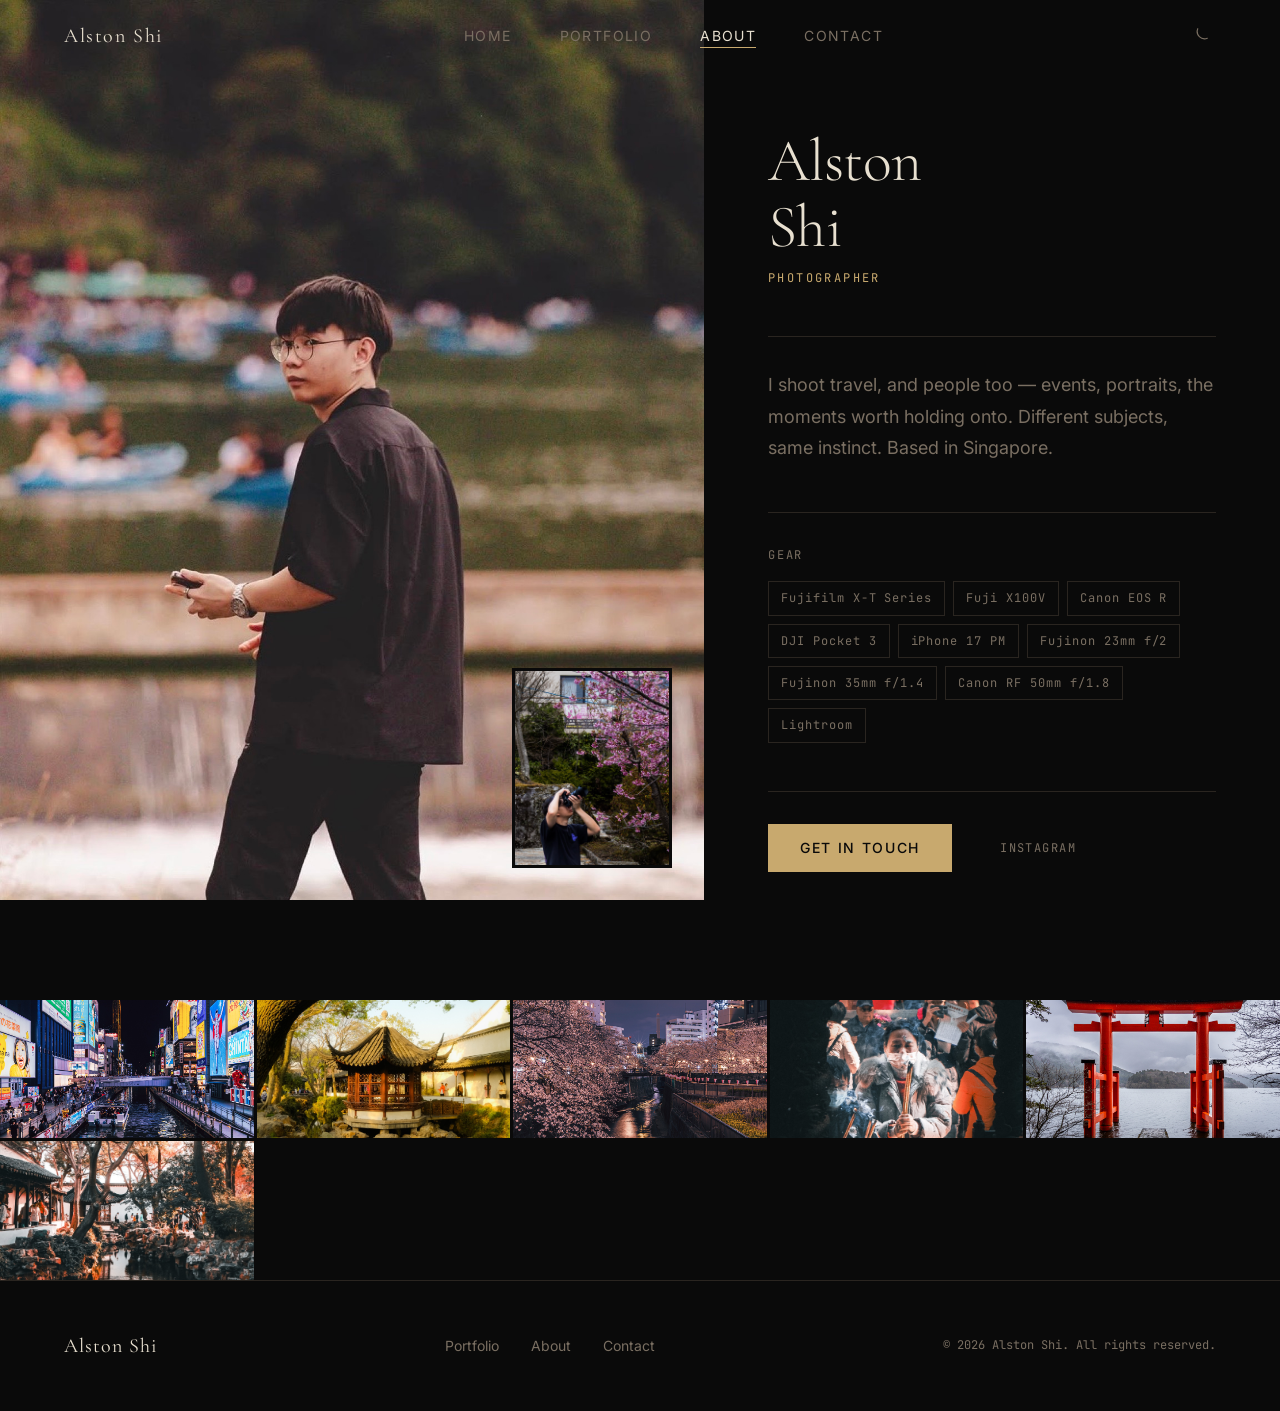
<file: about.html>
<!DOCTYPE html>
<html lang="en">
<head>
  <meta charset="UTF-8">
  <meta name="viewport" content="width=device-width, initial-scale=1.0">
  <meta name="description" content="About Alston Shi — travel photographer documenting everyday life and quiet moments across Asia.">
  <title>About — Alston Shi Photography</title>

  <link rel="preconnect" href="https://fonts.googleapis.com">
  <link rel="preconnect" href="https://fonts.gstatic.com" crossorigin>
  <link href="https://fonts.googleapis.com/css2?family=Cormorant+Garamond:ital,wght@0,300;0,400;0,600;1,300;1,400&family=Inter:wght@300;400;500&family=JetBrains+Mono:wght@400&display=swap" rel="stylesheet">

  <link rel="stylesheet" href="css/reset.css">
  <link rel="stylesheet" href="css/variables.css">
  <link rel="stylesheet" href="css/main.css">
  <link rel="stylesheet" href="css/nav.css">
  <link rel="stylesheet" href="css/animations.css">

  <style>
    /* ---- Full-screen split ---- */
    .about-split {
      display: grid;
      grid-template-columns: 1fr;
      min-height: 100svh;
      padding-top: var(--nav-height);
    }

    @media (min-width: 900px) {
      .about-split {
        grid-template-columns: 55% 45%;
        min-height: 100svh;
        padding-top: 0;
      }
    }

    /* ---- Photo side ---- */
    .about-photo {
      position: relative;
      height: 70svh;
      overflow: hidden;
    }

    @media (min-width: 900px) {
      .about-photo {
        height: 100svh;
        position: sticky;
        top: 0;
      }
    }

    .about-photo img {
      width: 100%;
      height: 100%;
      object-fit: cover;
      object-position: center top;
    }

    .about-photo-secondary {
      display: none;
    }

    @media (min-width: 900px) {
      .about-photo-secondary {
        display: block;
        position: absolute;
        bottom: var(--space-4);
        right: var(--space-4);
        width: 160px;
        height: 200px;
        overflow: hidden;
        border: 3px solid var(--color-bg);
      }

      .about-photo-secondary img {
        width: 100%;
        height: 100%;
        object-fit: cover;
      }
    }

    /* ---- Text side ---- */
    .about-text {
      display: flex;
      flex-direction: column;
      justify-content: center;
      padding: var(--space-6) var(--space-4);
      background: var(--color-bg);
    }

    @media (min-width: 768px) {
      .about-text {
        padding: var(--space-8) var(--space-6);
      }
    }

    .about-text-inner {
      max-width: 480px;
    }

    .about-name {
      font-family: var(--font-heading);
      font-size: clamp(var(--text-4xl), 6vw, var(--text-5xl));
      font-weight: 300;
      color: var(--color-text);
      line-height: 1.1;
      margin-bottom: var(--space-1);
    }

    .about-role {
      font-family: var(--font-mono);
      font-size: var(--text-xs);
      letter-spacing: 0.2em;
      text-transform: uppercase;
      color: var(--color-accent);
      margin-bottom: var(--space-5);
    }

    .about-bio {
      border-top: 1px solid var(--color-border);
      padding-top: var(--space-4);
      margin-bottom: var(--space-5);
    }

    .about-bio p {
      font-size: var(--text-lg);
      line-height: 1.75;
      color: var(--color-text-muted);
      max-width: none;
    }

    .about-bio p + p {
      margin-top: var(--space-3);
    }

    /* ---- Gear ---- */
    .about-gear {
      border-top: 1px solid var(--color-border);
      padding-top: var(--space-4);
      margin-bottom: var(--space-5);
    }

    .about-gear-label {
      font-family: var(--font-mono);
      font-size: var(--text-xs);
      letter-spacing: 0.15em;
      text-transform: uppercase;
      color: var(--color-text-muted);
      margin-bottom: var(--space-2);
    }

    .gear-tags {
      display: flex;
      flex-wrap: wrap;
      gap: 8px;
    }

    .gear-tag {
      font-family: var(--font-mono);
      font-size: var(--text-xs);
      letter-spacing: 0.08em;
      padding: 6px 12px;
      border: 1px solid var(--color-border);
      color: var(--color-text-muted);
    }

    /* ---- Social row ---- */
    .about-socials {
      display: flex;
      gap: var(--space-3);
      align-items: center;
      border-top: 1px solid var(--color-border);
      padding-top: var(--space-4);
    }

    .about-social-link {
      font-family: var(--font-mono);
      font-size: var(--text-xs);
      letter-spacing: 0.12em;
      text-transform: uppercase;
      color: var(--color-text-muted);
      transition: color var(--duration-fast);
    }

    .about-social-link:hover {
      color: var(--color-accent);
    }

    /* ---- Strip of photos below ---- */
    .about-strip {
      display: grid;
      grid-template-columns: repeat(3, 1fr);
      gap: 3px;
      height: 340px;
    }

    @media (min-width: 768px) {
      .about-strip {
        grid-template-columns: repeat(5, 1fr);
        height: 280px;
      }
    }

    .about-strip-item {
      overflow: hidden;
    }

    .about-strip-item img {
      width: 100%;
      height: 100%;
      object-fit: cover;
      transition: transform 0.7s var(--ease-out);
    }

    .about-strip-item:hover img {
      transform: scale(1.05);
    }
  </style>
</head>

<body>

  <!-- ============ NAVIGATION ============ -->
  <nav class="nav scrolled" role="navigation" aria-label="Main navigation">
    <div class="nav-inner">
      <a href="index.html" class="nav-brand">Alston Shi</a>
      <ul class="nav-links" role="list">
        <li><a href="index.html">Home</a></li>
        <li><a href="portfolio.html">Portfolio</a></li>
        <li><a href="about.html">About</a></li>
        <li><a href="contact.html">Contact</a></li>
      </ul>
      <button class="theme-toggle" aria-label="Toggle theme">
        <svg class="icon-moon" viewBox="0 0 24 24" fill="none" stroke="currentColor" stroke-width="1.5">
          <path stroke-linecap="round" stroke-linejoin="round" d="M21.752 15.002A9.718 9.718 0 0118 15.75 9.75 9.75 0 018.25 6a9.718 9.718 0 01.75-3.752A9.75 9.75 0 0021.752 15.002z"/>
        </svg>
        <svg class="icon-sun" viewBox="0 0 24 24" fill="none" stroke="currentColor" stroke-width="1.5">
          <path stroke-linecap="round" stroke-linejoin="round" d="M12 3v2.25m6.364.386l-1.591 1.591M21 12h-2.25m-.386 6.364l-1.591-1.591M12 18.75V21m-4.773-4.227l-1.591 1.591M5.25 12H3m4.227-4.773L5.636 5.636M15.75 12a3.75 3.75 0 11-7.5 0 3.75 3.75 0 017.5 0z"/>
        </svg>
      </button>
      <button class="nav-toggle" aria-label="Toggle menu" aria-expanded="false">
        <span></span><span></span><span></span>
      </button>
    </div>
  </nav>

  <div class="nav-mobile" role="dialog" aria-label="Mobile menu">
    <a href="index.html">Home</a>
    <a href="portfolio.html">Portfolio</a>
    <a href="about.html">About</a>
    <a href="contact.html">Contact</a>
  </div>

  <!-- ============ SPLIT LAYOUT ============ -->
  <main>
    <div class="about-split">

      <!-- Photo side -->
      <div class="about-photo">
        <img src="images/alston shi/IMG_7403.jpg"
             alt="Alston Shi"
             fetchpriority="high">
        <div class="about-photo-secondary">
          <img src="images/alston shi/IMG_1014.jpg" alt="Alston Shi shooting in Japan" loading="lazy">
        </div>
      </div>

      <!-- Text side -->
      <div class="about-text">
        <div class="about-text-inner" data-animate="fade-up">

          <h1 class="about-name">Alston<br>Shi</h1>
          <p class="about-role">Photographer</p>

          <div class="about-bio">
            <p>
              I shoot travel, and people too — events, portraits, the moments worth holding onto. Different subjects, same instinct. Based in Singapore.
            </p>
          </div>

          <div class="about-gear">
            <p class="about-gear-label">Gear</p>
            <div class="gear-tags">
              <span class="gear-tag">Fujifilm X-T Series</span>
              <span class="gear-tag">Fuji X100V</span>
              <span class="gear-tag">Canon EOS R</span>
              <span class="gear-tag">DJI Pocket 3</span>
              <span class="gear-tag">iPhone 17 PM</span>
              <span class="gear-tag">Fujinon 23mm f/2</span>
              <span class="gear-tag">Fujinon 35mm f/1.4</span>
              <span class="gear-tag">Canon RF 50mm f/1.8</span>
              <span class="gear-tag">Lightroom</span>
            </div>
          </div>

          <div class="about-socials">
            <a href="contact.html" class="btn btn-primary" style="margin-right: var(--space-3)">Get in Touch</a>
            <a href="https://instagram.com/alstonsjpeg" target="_blank" rel="noopener" class="about-social-link">Instagram</a>
          </div>

        </div>
      </div>

    </div>

    <!-- Photo strip -->
    <div class="about-strip">
      <div class="about-strip-item">
        <img src="images/Japan/IMG_5583.JPG" alt="Dotonbori, Osaka" loading="lazy">
      </div>
      <div class="about-strip-item">
        <img src="images/China/DSCF8511.JPG" alt="Garden Pavilion, China" loading="lazy">
      </div>
      <div class="about-strip-item">
        <img src="images/Japan/IMG_6090.JPG" alt="Sakura at night, Tokyo" loading="lazy">
      </div>
      <div class="about-strip-item">
        <img src="images/China/IMG_9089.JPG" alt="Temple incense, China" loading="lazy">
      </div>
      <div class="about-strip-item">
        <img src="images/Japan/IMG_0393.JPG" alt="Torii Gate, Hakone" loading="lazy">
      </div>
      <div class="about-strip-item">
        <img src="images/China/DSCF8518.JPG" alt="China" loading="lazy">
      </div>
    </div>

  </main>

  <!-- ============ FOOTER ============ -->
  <footer>
    <div class="container">
      <div class="footer-inner">
        <div class="footer-brand">Alston Shi</div>
        <nav class="footer-links" aria-label="Footer navigation">
          <a href="portfolio.html">Portfolio</a>
          <a href="about.html">About</a>
          <a href="contact.html">Contact</a>
        </nav>
        <p class="footer-copy">© 2026 Alston Shi. All rights reserved.</p>
      </div>
    </div>
  </footer>

  <script src="js/theme.js"></script>
  <script src="js/nav.js"></script>
  <script src="js/scroll-animations.js"></script>
</body>
</html>
</file>
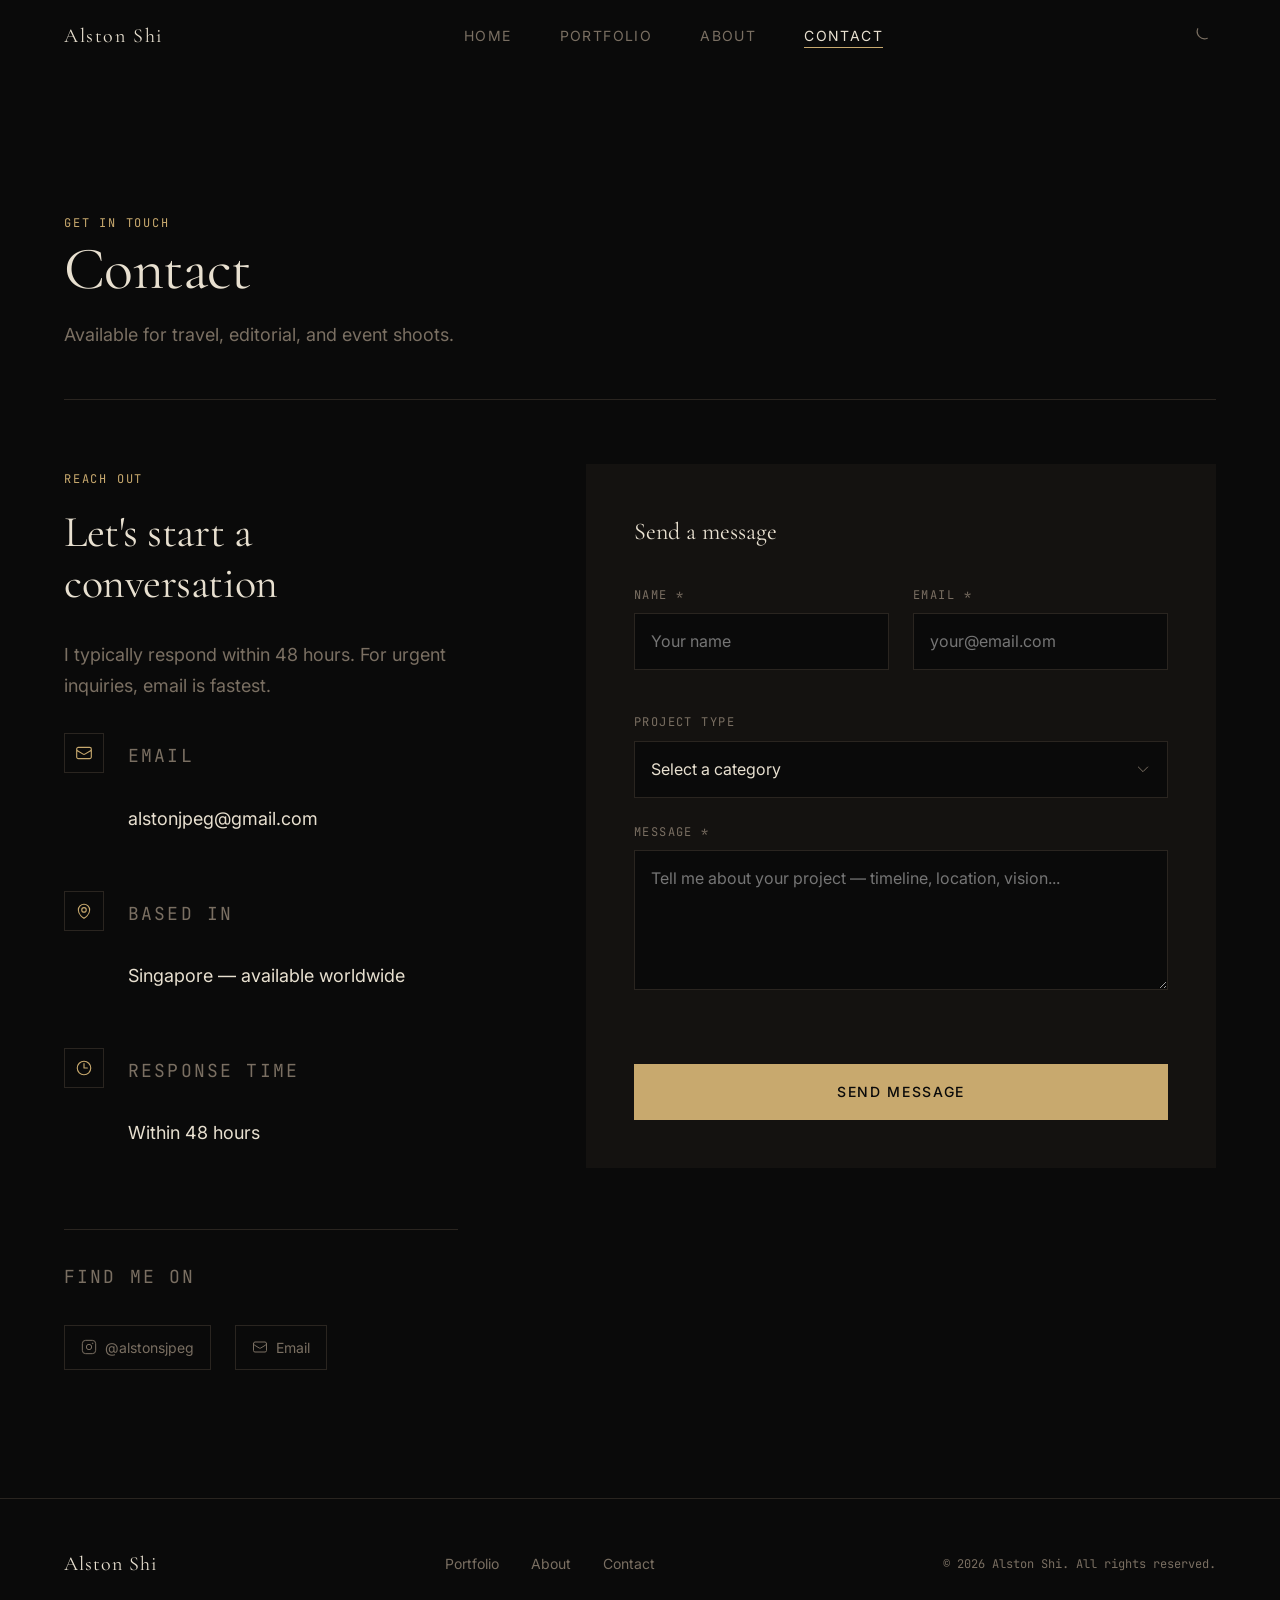
<file: contact.html>
<!DOCTYPE html>
<html lang="en">
<head>
  <meta charset="UTF-8">
  <meta name="viewport" content="width=device-width, initial-scale=1.0">
  <meta name="description" content="Contact Alston Shi — inquiries for travel, documentary, and editorial photography.">
  <title>Contact — Alston Shi Photography</title>

  <!-- Fonts -->
  <link rel="preconnect" href="https://fonts.googleapis.com">
  <link rel="preconnect" href="https://fonts.gstatic.com" crossorigin>
  <link href="https://fonts.googleapis.com/css2?family=Cormorant+Garamond:ital,wght@0,300;0,400;0,600;1,300;1,400&family=Inter:wght@300;400;500&family=JetBrains+Mono:wght@400&display=swap" rel="stylesheet">

  <!-- Styles -->
  <link rel="stylesheet" href="css/reset.css">
  <link rel="stylesheet" href="css/variables.css">
  <link rel="stylesheet" href="css/main.css">
  <link rel="stylesheet" href="css/nav.css">
  <link rel="stylesheet" href="css/animations.css">

  <style>
    .contact-page {
      padding-top: var(--nav-height);
      min-height: 100svh;
    }

    /* ---- Contact layout ---- */
    .contact-section {
      background: var(--color-bg);
    }

    .contact-inner {
      display: grid;
      gap: var(--space-6);
      grid-template-columns: 1fr;
    }

    @media (min-width: 1024px) {
      .contact-inner {
        grid-template-columns: 1fr 1.6fr;
        gap: var(--space-8);
        align-items: start;
      }
    }

    /* ---- Contact info (left) ---- */
    .contact-info h2 {
      margin-block: var(--space-2) var(--space-4);
    }

    .contact-info p {
      margin-bottom: var(--space-4);
      font-size: var(--text-lg);
    }

    .contact-detail {
      display: flex;
      flex-direction: column;
      gap: var(--space-3);
      margin-bottom: var(--space-5);
    }

    .contact-item {
      display: flex;
      gap: var(--space-3);
      align-items: flex-start;
    }

    .contact-item-icon {
      width: 40px;
      height: 40px;
      display: flex;
      align-items: center;
      justify-content: center;
      border: 1px solid var(--color-border);
      color: var(--color-accent);
      flex-shrink: 0;
    }

    .contact-item-icon svg {
      width: 18px;
      height: 18px;
    }

    .contact-item-content {
      padding-top: 8px;
    }

    .contact-item-label {
      font-family: var(--font-mono);
      font-size: var(--text-xs);
      letter-spacing: 0.12em;
      text-transform: uppercase;
      color: var(--color-text-muted);
      margin-bottom: 4px;
    }

    .contact-item-value {
      color: var(--color-text);
      font-size: var(--text-base);
    }

    /* ---- Social links ---- */
    .social-links {
      border-top: 1px solid var(--color-border);
      padding-top: var(--space-4);
    }

    .social-links-label {
      font-family: var(--font-mono);
      font-size: var(--text-xs);
      letter-spacing: 0.12em;
      text-transform: uppercase;
      color: var(--color-text-muted);
      margin-bottom: var(--space-3);
    }

    .social-list {
      display: flex;
      gap: var(--space-3);
      flex-wrap: wrap;
    }

    .social-link {
      display: flex;
      align-items: center;
      gap: 8px;
      padding: 10px 16px;
      border: 1px solid var(--color-border);
      font-size: var(--text-sm);
      color: var(--color-text-muted);
      transition: border-color var(--duration-fast), color var(--duration-fast);
    }

    .social-link:hover {
      border-color: var(--color-accent);
      color: var(--color-accent);
    }

    .social-link svg {
      width: 16px;
      height: 16px;
    }

    /* ---- Contact form (right) ---- */
    .contact-form-wrap {
      background: var(--color-surface);
      padding: var(--space-5);
    }

    .form-title {
      font-family: var(--font-heading);
      font-size: var(--text-2xl);
      color: var(--color-text);
      margin-bottom: var(--space-4);
    }

    .form-group {
      margin-bottom: var(--space-3);
    }

    .form-group label {
      display: block;
      font-family: var(--font-mono);
      font-size: var(--text-xs);
      letter-spacing: 0.12em;
      text-transform: uppercase;
      color: var(--color-text-muted);
      margin-bottom: 8px;
    }

    .form-group input,
    .form-group select,
    .form-group textarea {
      width: 100%;
      background: var(--color-bg);
      border: 1px solid var(--color-border);
      color: var(--color-text);
      padding: 14px 16px;
      font-size: var(--text-base);
      transition: border-color var(--duration-fast);
      outline: none;
      appearance: none;
      -webkit-appearance: none;
    }

    .form-group select {
      background-image: url("data:image/svg+xml,%3Csvg xmlns='http://www.w3.org/2000/svg' viewBox='0 0 24 24' fill='none' stroke='%237a6f62' stroke-width='1.5'%3E%3Cpath stroke-linecap='round' stroke-linejoin='round' d='M19 9l-7 7-7-7'/%3E%3C/svg%3E");
      background-repeat: no-repeat;
      background-position: right 16px center;
      background-size: 16px;
      padding-right: 44px;
      cursor: pointer;
    }

    .form-group select option {
      background: var(--color-surface);
    }

    .form-group input:focus,
    .form-group select:focus,
    .form-group textarea:focus {
      border-color: var(--color-accent);
    }

    .form-group input.invalid,
    .form-group textarea.invalid {
      border-color: #c0392b;
    }

    .form-group textarea {
      resize: vertical;
      min-height: 140px;
    }

    .form-error {
      display: block;
      font-size: var(--text-xs);
      color: #e74c3c;
      margin-top: 6px;
      font-family: var(--font-mono);
      min-height: 1em;
    }

    .form-row {
      display: grid;
      gap: var(--space-3);
      grid-template-columns: 1fr;
    }

    @media (min-width: 640px) {
      .form-row {
        grid-template-columns: 1fr 1fr;
      }
    }

    .form-submit {
      width: 100%;
      padding: 16px;
      background: var(--color-accent);
      color: var(--color-bg);
      font-family: var(--font-body);
      font-size: var(--text-sm);
      font-weight: 500;
      letter-spacing: 0.12em;
      text-transform: uppercase;
      border: none;
      cursor: pointer;
      transition: background-color var(--duration-fast), opacity var(--duration-fast);
      margin-top: var(--space-3);
    }

    .form-submit:hover {
      background: var(--color-text);
    }

    .form-submit:disabled {
      opacity: 0.5;
      cursor: not-allowed;
    }

    /* ---- Newsletter ---- */
    .newsletter-section {
      background: var(--color-surface);
      text-align: center;
    }

    .newsletter-inner {
      max-width: 560px;
      margin-inline: auto;
    }

    .newsletter-inner h2 {
      margin-block: var(--space-2) var(--space-2);
    }

    .newsletter-inner p {
      margin-bottom: var(--space-4);
      margin-inline: auto;
    }

    .newsletter-form {
      display: flex;
      gap: 0;
      flex-direction: column;
    }

    @media (min-width: 640px) {
      .newsletter-form {
        flex-direction: row;
      }
    }

    .newsletter-input {
      flex: 1;
      background: var(--color-bg);
      border: 1px solid var(--color-border);
      border-right: none;
      color: var(--color-text);
      padding: 14px 16px;
      font-size: var(--text-base);
      outline: none;
      transition: border-color var(--duration-fast);
    }

    @media (max-width: 639px) {
      .newsletter-input {
        border-right: 1px solid var(--color-border);
        border-bottom: none;
      }
    }

    .newsletter-input:focus {
      border-color: var(--color-accent);
    }

    .newsletter-input::placeholder {
      color: var(--color-text-muted);
    }

    .newsletter-btn {
      padding: 14px 28px;
      background: var(--color-accent);
      color: var(--color-bg);
      font-family: var(--font-body);
      font-size: var(--text-sm);
      font-weight: 500;
      letter-spacing: 0.1em;
      text-transform: uppercase;
      border: none;
      cursor: pointer;
      white-space: nowrap;
      transition: background-color var(--duration-fast);
    }

    .newsletter-btn:hover {
      background: var(--color-text);
    }

    /* ---- Success message ---- */
    .form-success {
      text-align: center;
      padding: var(--space-6) var(--space-4);
    }

    .form-success-icon {
      width: 56px;
      height: 56px;
      margin-inline: auto;
      margin-bottom: var(--space-3);
      color: var(--color-accent);
    }

    .form-success h3 {
      font-size: var(--text-2xl);
      color: var(--color-text);
      margin-bottom: var(--space-2);
    }
  </style>
</head>

<body>

  <!-- ============ NAVIGATION ============ -->
  <nav class="nav scrolled" role="navigation" aria-label="Main navigation">
    <div class="nav-inner">
      <a href="index.html" class="nav-brand">Alston Shi</a>

      <ul class="nav-links" role="list">
        <li><a href="index.html">Home</a></li>
        <li><a href="portfolio.html">Portfolio</a></li>
        <li><a href="about.html">About</a></li>
        <li><a href="contact.html">Contact</a></li>
      </ul>

      <button class="theme-toggle" aria-label="Toggle theme">
        <svg class="icon-moon" viewBox="0 0 24 24" fill="none" stroke="currentColor" stroke-width="1.5">
          <path stroke-linecap="round" stroke-linejoin="round" d="M21.752 15.002A9.718 9.718 0 0118 15.75 9.75 9.75 0 018.25 6a9.718 9.718 0 01.75-3.752A9.75 9.75 0 0021.752 15.002z"/>
        </svg>
        <svg class="icon-sun" viewBox="0 0 24 24" fill="none" stroke="currentColor" stroke-width="1.5">
          <path stroke-linecap="round" stroke-linejoin="round" d="M12 3v2.25m6.364.386l-1.591 1.591M21 12h-2.25m-.386 6.364l-1.591-1.591M12 18.75V21m-4.773-4.227l-1.591 1.591M5.25 12H3m4.227-4.773L5.636 5.636M15.75 12a3.75 3.75 0 11-7.5 0 3.75 3.75 0 017.5 0z"/>
        </svg>
      </button>
      <button class="nav-toggle" aria-label="Toggle menu" aria-expanded="false">
        <span></span>
        <span></span>
        <span></span>
      </button>
    </div>
  </nav>

  <!-- Mobile menu -->
  <div class="nav-mobile" role="dialog" aria-label="Mobile menu">
    <a href="index.html">Home</a>
    <a href="portfolio.html">Portfolio</a>
    <a href="about.html">About</a>
    <a href="contact.html">Contact</a>
  </div>

  <!-- ============ CONTACT PAGE ============ -->
  <main class="contact-page">

    <!-- Page header -->
    <div class="container">
      <header class="page-header">
        <span class="label">Get in touch</span>
        <h1>Contact</h1>
        <p>Available for travel, editorial, and event shoots.</p>
      </header>
    </div>

    <!-- Contact section -->
    <section class="contact-section" style="padding-top: 0">
      <div class="container">
        <div class="contact-inner">

          <!-- Left: Info -->
          <div class="contact-info" data-animate="fade-right">
            <span class="label">Reach out</span>
            <h2>Let's start a conversation</h2>
            <p>I typically respond within 48 hours. For urgent inquiries, email is fastest.</p>

            <div class="contact-detail">

              <div class="contact-item">
                <div class="contact-item-icon" aria-hidden="true">
                  <svg viewBox="0 0 24 24" fill="none" stroke="currentColor" stroke-width="1.5">
                    <path stroke-linecap="round" stroke-linejoin="round" d="M21.75 6.75v10.5a2.25 2.25 0 01-2.25 2.25h-15a2.25 2.25 0 01-2.25-2.25V6.75m19.5 0A2.25 2.25 0 0019.5 4.5h-15a2.25 2.25 0 00-2.25 2.25m19.5 0v.243a2.25 2.25 0 01-1.07 1.916l-7.5 4.615a2.25 2.25 0 01-2.36 0L3.32 8.91a2.25 2.25 0 01-1.07-1.916V6.75"/>
                  </svg>
                </div>
                <div class="contact-item-content">
                  <p class="contact-item-label">Email</p>
                  <p class="contact-item-value">alstonjpeg@gmail.com</p>
                </div>
              </div>

              <div class="contact-item">
                <div class="contact-item-icon" aria-hidden="true">
                  <svg viewBox="0 0 24 24" fill="none" stroke="currentColor" stroke-width="1.5">
                    <path stroke-linecap="round" stroke-linejoin="round" d="M15 10.5a3 3 0 11-6 0 3 3 0 016 0z"/>
                    <path stroke-linecap="round" stroke-linejoin="round" d="M19.5 10.5c0 7.142-7.5 11.25-7.5 11.25S4.5 17.642 4.5 10.5a7.5 7.5 0 1115 0z"/>
                  </svg>
                </div>
                <div class="contact-item-content">
                  <p class="contact-item-label">Based in</p>
                  <p class="contact-item-value">Singapore — available worldwide</p>
                </div>
              </div>

              <div class="contact-item">
                <div class="contact-item-icon" aria-hidden="true">
                  <svg viewBox="0 0 24 24" fill="none" stroke="currentColor" stroke-width="1.5">
                    <path stroke-linecap="round" stroke-linejoin="round" d="M12 6v6h4.5m4.5 0a9 9 0 11-18 0 9 9 0 0118 0z"/>
                  </svg>
                </div>
                <div class="contact-item-content">
                  <p class="contact-item-label">Response time</p>
                  <p class="contact-item-value">Within 48 hours</p>
                </div>
              </div>

            </div>

            <!-- Socials -->
            <div class="social-links">
              <p class="social-links-label">Find me on</p>
              <div class="social-list">

                <a href="https://instagram.com/alstonsjpeg" target="_blank" rel="noopener" class="social-link" aria-label="Instagram">
                  <svg viewBox="0 0 24 24" fill="none" stroke="currentColor" stroke-width="1.5">
                    <rect x="2" y="2" width="20" height="20" rx="5" ry="5"/>
                    <circle cx="12" cy="12" r="4"/>
                    <circle cx="17.5" cy="6.5" r="0.5" fill="currentColor"/>
                  </svg>
                  @alstonsjpeg
                </a>

                <a href="mailto:alstonjpeg@gmail.com" class="social-link" aria-label="Email">
                  <svg viewBox="0 0 24 24" fill="none" stroke="currentColor" stroke-width="1.5">
                    <path stroke-linecap="round" stroke-linejoin="round" d="M21.75 6.75v10.5a2.25 2.25 0 01-2.25 2.25h-15a2.25 2.25 0 01-2.25-2.25V6.75m19.5 0A2.25 2.25 0 0019.5 4.5h-15a2.25 2.25 0 00-2.25 2.25m19.5 0v.243a2.25 2.25 0 01-1.07 1.916l-7.5 4.615a2.25 2.25 0 01-2.36 0L3.32 8.91a2.25 2.25 0 01-1.07-1.916V6.75"/>
                  </svg>
                  Email
                </a>

              </div>
            </div>
          </div>

          <!-- Right: Form -->
          <div data-animate="fade-left">
            <div class="contact-form-wrap">
              <p class="form-title">Send a message</p>

              <!-- Success message (hidden by default) -->
              <div class="form-success" hidden>
                <svg class="form-success-icon" viewBox="0 0 24 24" fill="none" stroke="currentColor" stroke-width="1.5">
                  <path stroke-linecap="round" stroke-linejoin="round" d="M9 12.75L11.25 15 15 9.75M21 12a9 9 0 11-18 0 9 9 0 0118 0z"/>
                </svg>
                <h3>Message sent</h3>
                <p>Thanks for reaching out! I'll be in touch within 48 hours.</p>
              </div>

              <!-- Form -->
              <form class="contact-form" novalidate>

                <div class="form-row">
                  <div class="form-group">
                    <label for="name">Name <span aria-hidden="true">*</span></label>
                    <input type="text" id="name" name="name"
                           placeholder="Your name"
                           autocomplete="name"
                           required
                           aria-required="true"
                           aria-describedby="name-error">
                    <span class="form-error" id="name-error" data-error="name" aria-live="polite"></span>
                  </div>

                  <div class="form-group">
                    <label for="email">Email <span aria-hidden="true">*</span></label>
                    <input type="email" id="email" name="email"
                           placeholder="your@email.com"
                           autocomplete="email"
                           required
                           aria-required="true"
                           aria-describedby="email-error">
                    <span class="form-error" id="email-error" data-error="email" aria-live="polite"></span>
                  </div>
                </div>

                <div class="form-group">
                  <label for="subject">Project type</label>
                  <select id="subject" name="subject">
                    <option value="" disabled selected>Select a category</option>
                    <option value="editorial">Editorial / Documentary</option>
                    <option value="travel">Travel Collaboration</option>
                    <option value="personal">Personal Project</option>
                    <option value="print">Print Enquiry</option>
                    <option value="other">Other</option>
                  </select>
                </div>

                <div class="form-group">
                  <label for="message">Message <span aria-hidden="true">*</span></label>
                  <textarea id="message" name="message"
                            placeholder="Tell me about your project — timeline, location, vision..."
                            required
                            aria-required="true"
                            aria-describedby="message-error"></textarea>
                  <span class="form-error" id="message-error" data-error="message" aria-live="polite"></span>
                </div>

                <button type="submit" class="form-submit">Send Message</button>

              </form>
            </div>
          </div>

        </div>
      </div>
    </section>


  </main>

  <!-- ============ FOOTER ============ -->
  <footer>
    <div class="container">
      <div class="footer-inner">
        <div class="footer-brand">Alston Shi</div>
        <nav class="footer-links" aria-label="Footer navigation">
          <a href="portfolio.html">Portfolio</a>
          <a href="about.html">About</a>
          <a href="contact.html">Contact</a>
        </nav>
        <p class="footer-copy">© 2026 Alston Shi. All rights reserved.</p>
      </div>
    </div>
  </footer>

  <!-- Scripts -->
  <script src="js/theme.js"></script>
  <script src="js/nav.js"></script>
  <script src="js/scroll-animations.js"></script>
  <script src="js/contact.js"></script>
</body>
</html>
</file>
<file: css/variables.css>
/* ============================================
   DESIGN TOKENS
   ============================================ */

:root {
  /* Colors */
  --color-bg:          #0a0a0a;
  --color-surface:     #141210;
  --color-surface-2:   #1e1b17;
  --color-border:      #2a2520;
  --color-text:        #e8e0d0;
  --color-text-muted:  #7a6f62;
  --color-accent:      #c8a96e;
  --color-accent-dim:  #8a6f3e;
  --color-overlay:     rgba(8, 7, 6, 0.92);
  --color-nav:         rgba(22, 17, 11, 0.93);

  /* Typography */
  --font-heading: 'Cormorant Garamond', 'Playfair Display', Georgia, serif;
  --font-body:    'Inter', system-ui, -apple-system, sans-serif;
  --font-mono:    'JetBrains Mono', 'Courier New', monospace;

  /* Font Sizes */
  --text-xs:   0.75rem;
  --text-sm:   0.875rem;
  --text-base: 1rem;
  --text-lg:   1.125rem;
  --text-xl:   1.25rem;
  --text-2xl:  1.5rem;
  --text-3xl:  2rem;
  --text-4xl:  2.75rem;
  --text-5xl:  3.75rem;
  --text-6xl:  5rem;

  /* Spacing */
  --space-1:   8px;
  --space-2:   16px;
  --space-3:   24px;
  --space-4:   32px;
  --space-5:   48px;
  --space-6:   64px;
  --space-7:   96px;
  --space-8:   128px;

  /* Timing */
  --ease-out:   cubic-bezier(0.22, 1, 0.36, 1);
  --ease-in-out: cubic-bezier(0.45, 0, 0.55, 1);
  --duration-fast:   150ms;
  --duration-base:   300ms;
  --duration-slow:   600ms;
  --duration-xslow:  900ms;

  /* Layout */
  --max-width: 1400px;
  --nav-height: 72px;

  /* Breakpoints (used in JS too via comments) */
  /* --bp-sm: 640px */
  /* --bp-md: 768px */
  /* --bp-lg: 1024px */
  /* --bp-xl: 1280px */
}

/* ---- Light mode overrides ---- */
[data-theme="light"] {
  --color-bg:          #f5f0e8;
  --color-surface:     #ede6d8;
  --color-surface-2:   #e3dace;
  --color-border:      #cfc4b0;
  --color-text:        #1a1410;
  --color-text-muted:  #6b5f52;
  --color-accent:      #8a5e20;
  --color-accent-dim:  #c8a96e;
  --color-overlay:     rgba(245, 240, 232, 0.92);
  --color-nav:         rgba(237, 230, 216, 0.95);
}
</file>
<file: css/main.css>
/* ============================================
   GLOBAL STYLES
   ============================================ */

body {
  background-color: var(--color-bg);
  color: var(--color-text);
  font-family: var(--font-body);
  font-size: var(--text-base);
  line-height: 1.7;
}

/* ---- Typography ---- */

h1, h2, h3, h4 {
  font-family: var(--font-heading);
  font-weight: 400;
  line-height: 1.15;
  letter-spacing: -0.01em;
}

h1 { font-size: clamp(var(--text-4xl), 8vw, var(--text-6xl)); }
h2 { font-size: clamp(var(--text-3xl), 5vw, var(--text-4xl)); }
h3 { font-size: clamp(var(--text-2xl), 3.5vw, var(--text-3xl)); }
h4 { font-size: var(--text-xl); }

p {
  color: var(--color-text-muted);
  font-size: var(--text-base);
  max-width: 62ch;
}

/* ---- Layout ---- */

.container {
  width: 100%;
  max-width: var(--max-width);
  margin-inline: auto;
  padding-inline: var(--space-3);
}

@media (min-width: 768px) {
  .container {
    padding-inline: var(--space-5);
  }
}

@media (min-width: 1024px) {
  .container {
    padding-inline: var(--space-6);
  }
}

section {
  padding-block: var(--space-7);
}

@media (min-width: 768px) {
  section {
    padding-block: var(--space-8);
  }
}

/* ---- Buttons ---- */

.btn {
  display: inline-flex;
  align-items: center;
  gap: var(--space-2);
  padding: 12px 32px;
  font-family: var(--font-body);
  font-size: var(--text-sm);
  font-weight: 500;
  letter-spacing: 0.12em;
  text-transform: uppercase;
  transition: all var(--duration-base) var(--ease-out);
  position: relative;
  overflow: hidden;
}

.btn-primary {
  background-color: var(--color-accent);
  color: var(--color-bg);
}

.btn-primary:hover {
  background-color: var(--color-text);
}

.btn-outline {
  border: 1px solid var(--color-border);
  color: var(--color-text);
}

.btn-outline:hover {
  border-color: var(--color-accent);
  color: var(--color-accent);
}

/* ---- Label / Tag ---- */

.label {
  font-family: var(--font-mono);
  font-size: var(--text-xs);
  letter-spacing: 0.15em;
  text-transform: uppercase;
  color: var(--color-accent);
}

/* ---- Divider ---- */

.divider {
  width: 40px;
  height: 1px;
  background: var(--color-accent);
  margin-block: var(--space-3);
}

/* ---- Section header ---- */

.section-header {
  margin-bottom: var(--space-6);
}

.section-header h2 {
  margin-top: var(--space-2);
}

.section-header p {
  margin-top: var(--space-2);
}

/* ---- Utility ---- */

.sr-only {
  position: absolute;
  width: 1px;
  height: 1px;
  padding: 0;
  margin: -1px;
  overflow: hidden;
  clip: rect(0, 0, 0, 0);
  white-space: nowrap;
  border-width: 0;
}

/* ---- Footer ---- */

footer {
  border-top: 1px solid var(--color-border);
  padding-block: var(--space-5);
}

.footer-inner {
  display: flex;
  flex-direction: column;
  gap: var(--space-4);
  align-items: center;
  text-align: center;
}

@media (min-width: 768px) {
  .footer-inner {
    flex-direction: row;
    justify-content: space-between;
    text-align: left;
  }
}

.footer-brand {
  font-family: var(--font-heading);
  font-size: var(--text-xl);
  letter-spacing: 0.05em;
}

.footer-links {
  display: flex;
  gap: var(--space-4);
}

.footer-links a {
  font-size: var(--text-sm);
  color: var(--color-text-muted);
  transition: color var(--duration-fast);
}

.footer-links a:hover {
  color: var(--color-accent);
}

.footer-copy {
  font-size: var(--text-xs);
  color: var(--color-text-muted);
  font-family: var(--font-mono);
}

/* ---- Page header (for inner pages) ---- */

.page-header {
  padding-top: calc(var(--nav-height) + var(--space-6));
  padding-bottom: var(--space-5);
  border-bottom: 1px solid var(--color-border);
  margin-bottom: var(--space-6);
}

.page-header h1 {
  font-size: clamp(var(--text-3xl), 6vw, var(--text-5xl));
}

.page-header p {
  margin-top: var(--space-2);
  font-size: var(--text-lg);
}
</file>
<file: css/nav.css>
/* ============================================
   NAVIGATION
   ============================================ */

.nav {
  position: fixed;
  top: 0;
  left: 0;
  right: 0;
  z-index: 100;
  height: var(--nav-height);
  display: flex;
  align-items: center;
  transition: background-color var(--duration-base) var(--ease-out),
              border-color var(--duration-base) var(--ease-out),
              backdrop-filter var(--duration-base) var(--ease-out);
  border-bottom: 1px solid transparent;
}

.nav.scrolled {
  background-color: var(--color-nav);
  backdrop-filter: blur(16px);
  -webkit-backdrop-filter: blur(16px);
  border-bottom-color: var(--color-border);
}

.nav-inner {
  display: flex;
  align-items: center;
  justify-content: space-between;
  width: 100%;
  max-width: var(--max-width);
  margin-inline: auto;
  padding-inline: var(--space-3);
}

@media (min-width: 768px) {
  .nav-inner {
    padding-inline: var(--space-5);
  }
}

@media (min-width: 1024px) {
  .nav-inner {
    padding-inline: var(--space-6);
  }
}

/* ---- Brand ---- */

.nav-brand {
  font-family: var(--font-heading);
  font-size: var(--text-xl);
  letter-spacing: 0.08em;
  color: var(--color-text);
  transition: color var(--duration-fast);
}

.nav-brand:hover {
  color: var(--color-accent);
}

/* ---- Links (desktop) ---- */

.nav-links {
  display: none;
  gap: var(--space-5);
  align-items: center;
}

@media (min-width: 768px) {
  .nav-links {
    display: flex;
  }
}

.nav-links a {
  font-size: var(--text-sm);
  font-weight: 400;
  letter-spacing: 0.1em;
  text-transform: uppercase;
  color: var(--color-text-muted);
  transition: color var(--duration-fast);
  position: relative;
  padding-bottom: 2px;
}

.nav-links a::after {
  content: '';
  position: absolute;
  bottom: -2px;
  left: 0;
  width: 0;
  height: 1px;
  background: var(--color-accent);
  transition: width var(--duration-base) var(--ease-out);
}

.nav-links a:hover,
.nav-links a.active {
  color: var(--color-text);
}

.nav-links a:hover::after,
.nav-links a.active::after {
  width: 100%;
}

/* ---- Hamburger (mobile) ---- */

.nav-toggle {
  display: flex;
  flex-direction: column;
  justify-content: center;
  gap: 5px;
  width: 28px;
  height: 28px;
  cursor: pointer;
  color: var(--color-text);
}

@media (min-width: 768px) {
  .nav-toggle {
    display: none;
  }
}

.nav-toggle span {
  display: block;
  width: 100%;
  height: 1px;
  background: currentColor;
  transition: all var(--duration-base) var(--ease-out);
  transform-origin: center;
}

.nav-toggle.open span:nth-child(1) {
  transform: translateY(6px) rotate(45deg);
}

.nav-toggle.open span:nth-child(2) {
  opacity: 0;
  transform: scaleX(0);
}

.nav-toggle.open span:nth-child(3) {
  transform: translateY(-6px) rotate(-45deg);
}

/* ---- Theme toggle ---- */

.theme-toggle {
  display: flex;
  align-items: center;
  justify-content: center;
  width: 32px;
  height: 32px;
  cursor: pointer;
  color: var(--color-text-muted);
  transition: color var(--duration-fast);
  flex-shrink: 0;
}

.theme-toggle:hover {
  color: var(--color-accent);
}

.theme-toggle svg {
  width: 18px;
  height: 18px;
}

.theme-toggle .icon-moon { display: block; }
.theme-toggle .icon-sun  { display: none; }

[data-theme="light"] .theme-toggle .icon-moon { display: none; }
[data-theme="light"] .theme-toggle .icon-sun  { display: block; }

/* ---- Mobile menu ---- */

.nav-mobile {
  position: fixed;
  top: var(--nav-height);
  left: 0;
  right: 0;
  bottom: 0;
  background: var(--color-bg);
  display: flex;
  flex-direction: column;
  align-items: center;
  justify-content: center;
  gap: var(--space-5);
  z-index: 99;
  opacity: 0;
  pointer-events: none;
  transform: translateY(-8px);
  transition: all var(--duration-base) var(--ease-out);
}

.nav-mobile.open {
  opacity: 1;
  pointer-events: all;
  transform: translateY(0);
}

.nav-mobile a {
  font-family: var(--font-heading);
  font-size: var(--text-3xl);
  color: var(--color-text-muted);
  transition: color var(--duration-fast);
}

.nav-mobile a:hover,
.nav-mobile a.active {
  color: var(--color-accent);
}
</file>
<file: css/animations.css>
/* ============================================
   SCROLL ANIMATIONS
   ============================================ */

/* Base state — elements are invisible until observed */
[data-animate] {
  opacity: 0;
  transition: opacity var(--duration-slow) var(--ease-out),
              transform var(--duration-slow) var(--ease-out);
  transition-delay: var(--delay, 0ms);
}

[data-animate="fade-up"] {
  transform: translateY(32px);
}

[data-animate="fade-in"] {
  transform: none;
}

[data-animate="fade-left"] {
  transform: translateX(-32px);
}

[data-animate="fade-right"] {
  transform: translateX(32px);
}

[data-animate="scale-in"] {
  transform: scale(0.96);
}

/* Visible state */
[data-animate].is-visible {
  opacity: 1;
  transform: none;
}

/* ---- Keyframe animations ---- */

@keyframes shimmer {
  from { background-position: 200% center; }
  to   { background-position: -200% center; }
}

@keyframes spin {
  to { transform: rotate(360deg); }
}

@keyframes pulse {
  0%, 100% { opacity: 1; }
  50%       { opacity: 0.4; }
}

/* ---- Loading skeleton ---- */

.skeleton {
  background: linear-gradient(
    90deg,
    var(--color-surface) 25%,
    var(--color-surface-2) 50%,
    var(--color-surface) 75%
  );
  background-size: 200% 100%;
  animation: shimmer 1.5s ease-in-out infinite;
}

/* ---- Respect prefers-reduced-motion ---- */

@media (prefers-reduced-motion: reduce) {
  [data-animate] {
    opacity: 1;
    transform: none;
    transition: none;
  }

  * {
    animation-duration: 0.01ms !important;
    animation-iteration-count: 1 !important;
    transition-duration: 0.01ms !important;
  }
}
</file>
